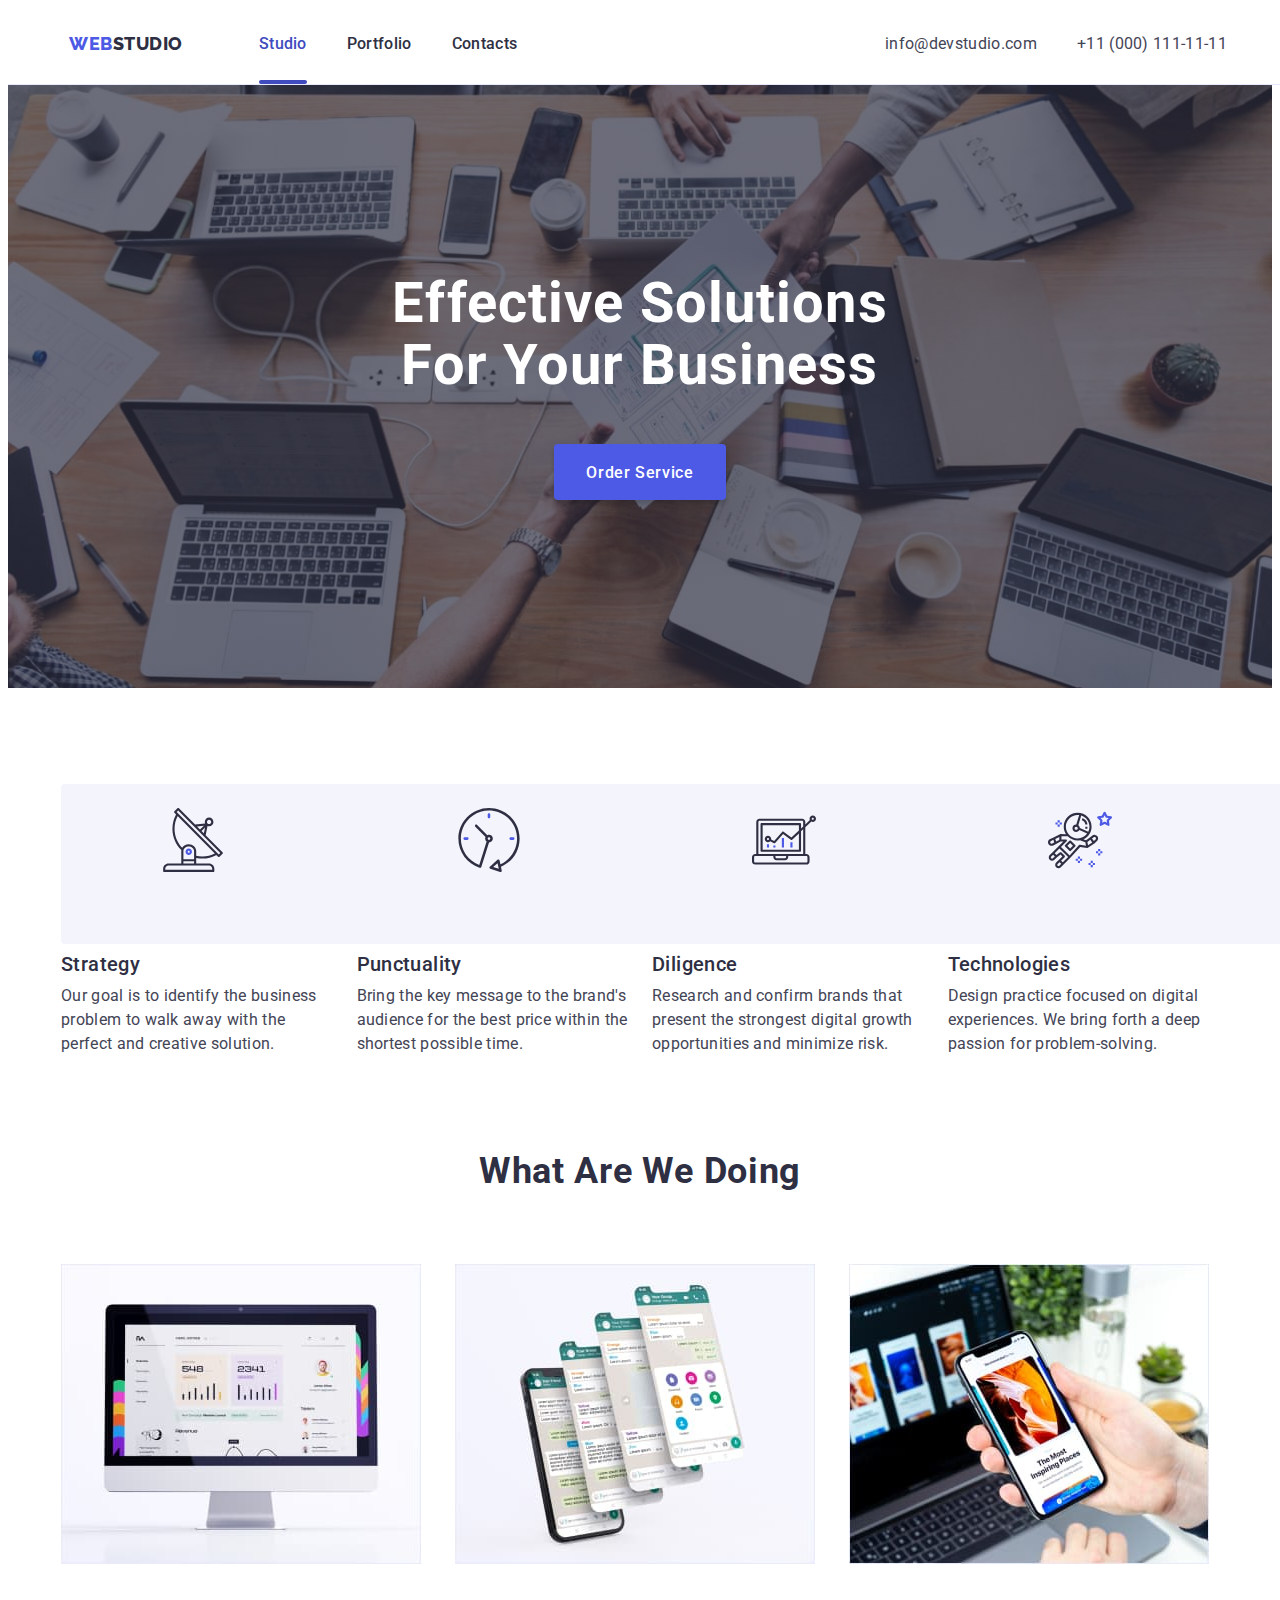
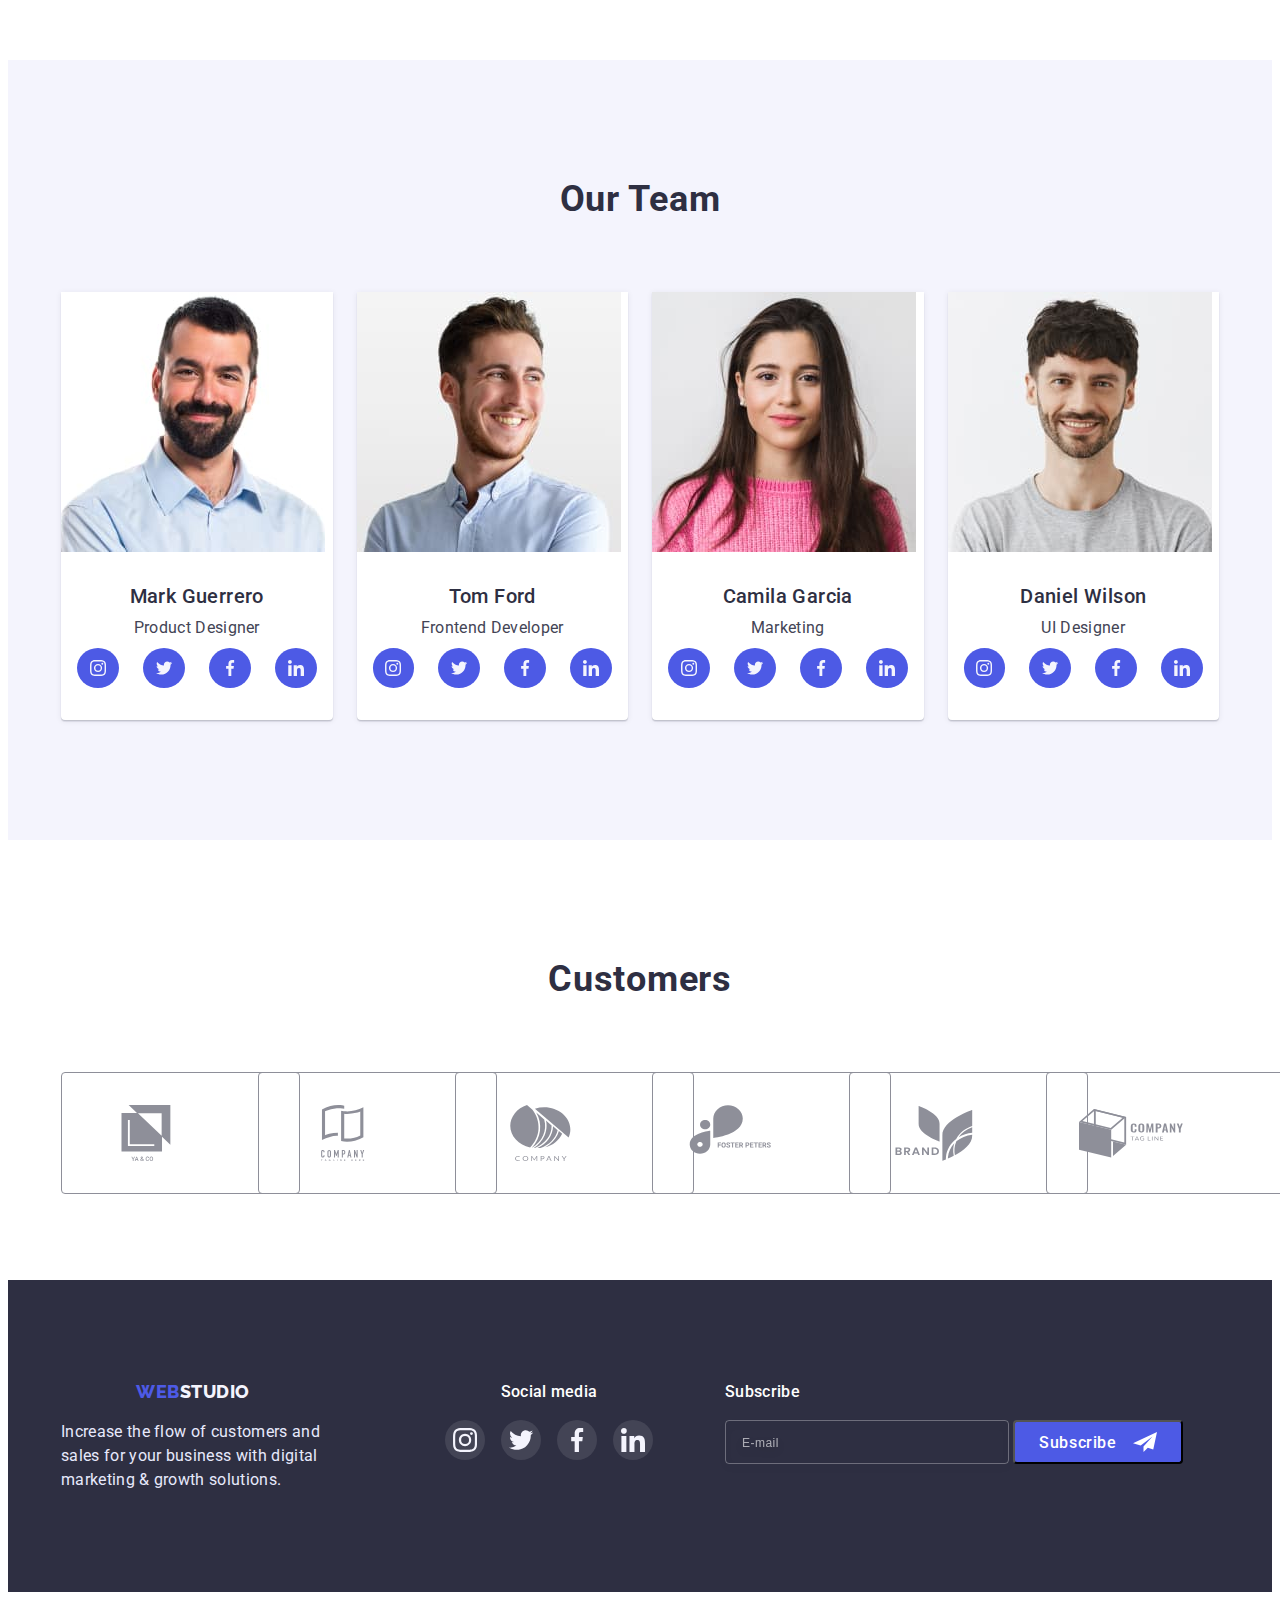
<file: index.html>
<!DOCTYPE html>
<html lang="en">
  <head>
    <meta charset="UTF-8" />
    <meta http-equiv="X-UA-Compatible" content="IE=edge" />
    <meta name="viewport" content="width=device-width, initial-scale=1.0" />
    <link rel="preconnect" href="https://fonts.googleapis.com" />
    <link rel="preconnect" href="https://fonts.gstatic.com" crossorigin />
    <link
      href="https://fonts.googleapis.com/css2?family=Raleway:wght@800&family=Roboto:wght@400;500;700;900&display=swap"
      rel="stylesheet"
    />
    <title>Web Studio</title>
    <link
      rel="stylesheet"
      href="https://cdnjs.cloudflare.com/ajax/libs/modern-normalize/1.1.0/modern-normalize.min.css"
      integrity="sha512-wpPYUAdjBVSE4KJnH1VR1HeZfpl1ub8YT/NKx4PuQ5NmX2tKuGu6U/JRp5y+Y8XG2tV+wKQpNHVUX03MfMFn9Q=="
      crossorigin="anonymous"
      referrerpolicy="no-referrer"
    />
    <link rel="stylesheet" href="./css/styles.css" />
    <link rel="stylesheet" href="./css/mobile.css" />
    <link rel="stylesheet" href="./css/tablet.css" />
    <link rel="stylesheet" href="./css/desctop.css" />
  </head>
  <body>
    <header class="header">
      <div class="container header-container">
        <nav class="navigation">
          <a class="navigation-logo logo link" href="./index.html">
            <span class="logo-part">Web</span>Studio</a
          >
          <ul class="navigation-list list">
            <li class="item">
              <a class="navigation-link current link" href="./index.html"
                >Studio</a
              >
            </li>
            <li class="item">
              <a class="navigation-link link" href="./portfolio.html"
                >Portfolio</a
              >
            </li>
            <li class="item">
              <a class="navigation-link link" href="#">Contacts</a>
            </li>
          </ul>
        </nav>
        <div class="contacts-list-wrap">
          <ul class="contacts-list list">
            <li class="item">
              <a class="contacts-link link" href="mailto:info@devstudio.com"
                >info@devstudio.com</a
              >
            </li>
            <li class="item">
              <a class="contacts-link link" href="tel:+110001111111"
                >+11 (000) 111-11-11</a
              >
            </li>
          </ul>
        </div>
        <button type="button" class="mobile-menu-button" data-menu-open>
          <svg class="mobile-menu-burger-icon" width="32" height="22">
            <use href="./images/icons.svg#icon-burger"></use>
          </svg>
        </button>
      </div>
      <div class="mobile-menu is-hidden" data-menu>
        <div class="mobile-menu-container container">
          <div class="navigation-wrap">
            <button
              class="mobile-menu-close-btn modal-close-btn"
              type="button"
              data-menu-close
            >
              <svg class="modal-close-icon" width="8" height="8">
                <use href="./images/icons.svg#icon-close"></use>
              </svg>
            </button>
            <ul class="mobile-menu-navigation-list list">
              <li class="mobile-navigation-item">
                <a
                  class="mobile-navigation-link current link"
                  href="./index.html"
                  >Studio</a
                >
              </li>
              <li class="mobile-navigation-item">
                <a class="mobile-navigation-link link" href="./portfolio.html"
                  >Portfolio</a
                >
              </li>
              <li class="mobile-navigation-item">
                <a class="mobile-navigation-link link" href="#">Contacts</a>
              </li>
            </ul>
          </div>
          <div class="contacts-wrap">
            <ul class="mobile-menu-contacts-list list">
              <li class="mobile-contact-item">
                <a
                  class="mobile-contacts-link tel link"
                  href="tel:+110001111111"
                  >+11 (000) 111-11-11</a
                >
              </li>
              <li class="mobile-contact-item">
                <a
                  class="mobile-contacts-link mail link"
                  href="mailto:info@devstudio.com"
                  >info@devstudio.com</a
                >
              </li>
            </ul>

            <ul class="mobile-menu-soc-list list">
              <li class="mobile-soc-item">
                <a class="mobile-soc-link link" aria-label="instagram" href="">
                  <svg class="mobile-soc-icon" width="24" height="24">
                    <use href="./images/icons.svg#icon-instagram"></use>
                  </svg>
                </a>
              </li>
              <li class="mobile-soc-item">
                <a class="mobile-soc-link link" aria-label="twitter" href="">
                  <svg class="mobile-soc-icon" width="24" height="24">
                    <use href="./images/icons.svg#icon-twitter"></use>
                  </svg>
                </a>
              </li>
              <li class="mobile-soc-item">
                <a class="mobile-soc-link link" aria-label="facebook" href="">
                  <svg class="mobile-soc-icon" width="24" height="24">
                    <use href="./images/icons.svg#icon-facebook"></use>
                  </svg>
                </a>
              </li>
              <li class="mobile-soc-item">
                <a class="mobile-soc-link link" aria-label="linkedin" href="">
                  <svg class="mobile-soc-icon" width="24" height="24">
                    <use href="./images/icons.svg#icon-linkedin"></use>
                  </svg>
                </a>
              </li>
            </ul>
          </div>
        </div>
      </div>
    </header>
    <main>
      <section class="hero section">
        <div class="container">
          <h1 class="hero-title title">
            Effective Solutions for Your Business
          </h1>
          <button class="hero-btn btn" type="button" data-modal-open>
            Order Service
          </button>
        </div>
      </section>
      <section class="preferences section">
        <div class="container">
          <h2 class="preferences-title title visually-hidden">
            Our advantages
          </h2>
          <ul class="preferences-list list">
            <li class="preferences-item">
              <div class="preferences-wrap">
                <svg class="preferences-icon" width="64" height="64">
                  <use href="./images/icons.svg#icon-antena"></use>
                </svg>
              </div>
              <h3 class="preferences-subtitle subtitle">Strategy</h3>
              <p class="preferences-text text">
                Our goal is to identify the business problem to walk away with
                the perfect and creative solution.
              </p>
            </li>
            <li class="preferences-item">
              <div class="preferences-wrap">
                <svg class="preferences-icon" width="64" height="64">
                  <use href="./images/icons.svg#icon-clock"></use>
                </svg>
              </div>
              <h3 class="preferences-subtitle subtitle">Punctuality</h3>
              <p class="preferences-text text">
                Bring the key message to the brand's audience for the best price
                within the shortest possible time.
              </p>
            </li>
            <li class="preferences-item">
              <div class="preferences-wrap">
                <svg class="preferences-icon" width="64" height="64">
                  <use href="./images/icons.svg#icon-diagram"></use>
                </svg>
              </div>
              <h3 class="preferences-subtitle subtitle">Diligence</h3>
              <p class="preferences-text text">
                Research and confirm brands that present the strongest digital
                growth opportunities and minimize risk.
              </p>
            </li>
            <li class="preferences-item">
              <div class="preferences-wrap">
                <svg class="preferences-icon" width="64" height="64">
                  <use href="./images/icons.svg#icon-astronaut"></use>
                </svg>
              </div>
              <h3 class="preferences-subtitle subtitle">Technologies</h3>
              <p class="preferences-text text">
                Design practice focused on digital experiences. We bring forth a
                deep passion for problem-solving.
              </p>
            </li>
          </ul>
        </div>
      </section>
      <section class="work section">
        <div class="container">
          <h2 class="work-title title">What are we doing</h2>
          <ul class="work-list list">
            <li class="item">
              <img
                src="./images/img-1-desctop.jpg"
                srcset="./images/img-1-desctop@2x.jpg 2x"
                alt="monitor"
                width="360"
                height="300"
              />
            </li>
            <li class="item">
              <img
                src="./images/img-2-desctop.jpg"
                srcset="./images/img-2-desctop@2x.jpg 2x"
                alt="application"
                width="360"
                height="300"
              />
            </li>
            <li class="item">
              <img
                src="./images/img-3-desctop.jpg"
                srcset="./images/img-3-desctop@2x.jpg 2x"
                alt="mobile"
                width="360"
                height="290"
              />
            </li>
          </ul>
        </div>
      </section>
      <section class="team section">
        <div class="container">
          <h2 class="team-title title">Our Team</h2>
          <ul class="team-list list">
            <li class="item">
              <img
                src="./images/img-mark-guerrero.jpg"
                srcset="./images/img-mark-guerrero@2x.jpg 2x"
                alt="Mark Guerrero"
                width="264"
                height="260"
              />
              <div class="card-wrap">
                <h3 class="team-name subtitle">Mark Guerrero</h3>
                <p class="team-position text">Product Designer</p>
                <ul class="team-soc-list list">
                  <li class="team-soc-item">
                    <a
                      class="team-soc-link link"
                      aria-label="instagram"
                      href=""
                    >
                      <svg class="team-soc-icon" width="16" height="16">
                        <use href="./images/icons.svg#icon-instagram"></use>
                      </svg>
                    </a>
                  </li>
                  <li class="team-soc-item">
                    <a class="team-soc-link link" aria-label="twitter" href="">
                      <svg class="team-soc-icon" width="16" height="16">
                        <use href="./images/icons.svg#icon-twitter"></use>
                      </svg>
                    </a>
                  </li>
                  <li class="team-soc-item">
                    <a class="team-soc-link link" aria-label="facebook" href="">
                      <svg class="team-soc-icon" width="16" height="16">
                        <use href="./images/icons.svg#icon-facebook"></use>
                      </svg>
                    </a>
                  </li>
                  <li class="team-soc-item">
                    <a class="team-soc-link link" aria-label="linkedin" href="">
                      <svg class="team-soc-icon" width="16" height="16">
                        <use href="./images/icons.svg#icon-linkedin"></use>
                      </svg>
                    </a>
                  </li>
                </ul>
              </div>
            </li>
            <li class="item">
              <img
                src="./images/img-tom-ford.jpg"
                srcset="./images/img-tom-ford@2x.jpg 2x"
                alt="Tom Ford"
                width="264"
                height="260"
              />
              <div class="card-wrap">
                <h3 class="team-name subtitle">Tom Ford</h3>
                <p class="team-position text">Frontend Developer</p>
                <ul class="team-soc-list list">
                  <li class="team-soc-item">
                    <a
                      class="team-soc-link link"
                      aria-label="instagram"
                      href=""
                    >
                      <svg class="team-soc-icon" width="16" height="16">
                        <use href="./images/icons.svg#icon-instagram"></use>
                      </svg>
                    </a>
                  </li>
                  <li class="team-soc-item">
                    <a class="team-soc-link link" aria-label="twitter" href="">
                      <svg class="team-soc-icon" width="16" height="16">
                        <use href="./images/icons.svg#icon-twitter"></use>
                      </svg>
                    </a>
                  </li>
                  <li class="team-soc-item">
                    <a class="team-soc-link link" aria-label="facebook" href="">
                      <svg class="team-soc-icon" width="16" height="16">
                        <use href="./images/icons.svg#icon-facebook"></use>
                      </svg>
                    </a>
                  </li>
                  <li class="team-soc-item">
                    <a class="team-soc-link link" aria-label="linkedin" href="">
                      <svg class="team-soc-icon" width="16" height="16">
                        <use href="./images/icons.svg#icon-linkedin"></use>
                      </svg>
                    </a>
                  </li>
                </ul>
              </div>
            </li>
            <li class="item">
              <img
                src="./images/img-camila-garcia.jpg"
                srcset="./images/img-camila-garcia@2x.jpg 2x"
                alt="Camila Garcia"
                width="264"
                height="260"
              />
              <div class="card-wrap">
                <h3 class="team-name subtitle">Camila Garcia</h3>
                <p class="team-position text">Marketing</p>
                <ul class="team-soc-list list">
                  <li class="team-soc-item">
                    <a
                      class="team-soc-link link"
                      aria-label="instagram"
                      href=""
                    >
                      <svg class="team-soc-icon" width="16" height="16">
                        <use href="./images/icons.svg#icon-instagram"></use>
                      </svg>
                    </a>
                  </li>
                  <li class="team-soc-item">
                    <a class="team-soc-link link" aria-label="twitter" href="">
                      <svg class="team-soc-icon" width="16" height="16">
                        <use href="./images/icons.svg#icon-twitter"></use>
                      </svg>
                    </a>
                  </li>
                  <li class="team-soc-item">
                    <a class="team-soc-link link" aria-label="facebook" href="">
                      <svg class="team-soc-icon" width="16" height="16">
                        <use href="./images/icons.svg#icon-facebook"></use>
                      </svg>
                    </a>
                  </li>
                  <li class="team-soc-item">
                    <a class="team-soc-link link" aria-label="linkedin" href="">
                      <svg class="team-soc-icon" width="16" height="16">
                        <use href="./images/icons.svg#icon-linkedin"></use>
                      </svg>
                    </a>
                  </li>
                </ul>
              </div>
            </li>
            <li class="item">
              <img
                src="./images/img-daniel-wilson.jpg"
                srcset="./images/img-daniel-wilson@2x.jpg 2x"
                alt="Daniel Wilson"
                width="264"
                height="260"
              />
              <div class="card-wrap">
                <h3 class="team-name subtitle">Daniel Wilson</h3>
                <p class="team-position text">UI Designer</p>
                <ul class="team-soc-list list">
                  <li class="team-soc-item">
                    <a
                      class="team-soc-link link"
                      aria-label="instagram"
                      href=""
                    >
                      <svg class="team-soc-icon" width="16" height="16">
                        <use href="./images/icons.svg#icon-instagram"></use>
                      </svg>
                    </a>
                  </li>
                  <li class="team-soc-item">
                    <a class="team-soc-link link" aria-label="twitter" href="">
                      <svg class="team-soc-icon" width="16" height="16">
                        <use href="./images/icons.svg#icon-twitter"></use>
                      </svg>
                    </a>
                  </li>
                  <li class="team-soc-item">
                    <a class="team-soc-link link" aria-label="facebook" href="">
                      <svg class="team-soc-icon" width="16" height="16">
                        <use href="./images/icons.svg#icon-facebook"></use>
                      </svg>
                    </a>
                  </li>
                  <li class="team-soc-item">
                    <a class="team-soc-link link" aria-label="linkedin" href="">
                      <svg class="team-soc-icon" width="16" height="16">
                        <use href="./images/icons.svg#icon-linkedin"></use>
                      </svg>
                    </a>
                  </li>
                </ul>
              </div>
            </li>
          </ul>
        </div>
      </section>
      <section class="customers section">
        <div class="container">
          <h2 class="customers-title title">Customers</h2>
          <ul class="customers-list list">
            <li class="customers-item">
              <a class="customers-link link" href="">
                <svg class="customers-icon" width="104" height="56">
                  <use href="./images/icons.svg#icon-ya-co"></use>
                </svg>
              </a>
            </li>
            <li class="customers-item">
              <a class="customers-link link" href="">
                <svg class="customers-icon" width="104" height="56">
                  <use href="./images/icons.svg#icon-tagline-here"></use>
                </svg>
              </a>
            </li>
            <li class="customers-item">
              <a class="customers-link link" href="">
                <svg class="customers-icon" width="104" height="56">
                  <use href="./images/icons.svg#icon-company"></use>
                </svg>
              </a>
            </li>
            <li class="customers-item">
              <a class="customers-link link" href="">
                <svg class="customers-icon" width="104" height="56">
                  <use href="./images/icons.svg#icon-foster-peters"></use>
                </svg>
              </a>
            </li>
            <li class="customers-item">
              <a class="customers-link link" href="">
                <svg class="customers-icon" width="104" height="56">
                  <use href="./images/icons.svg#icon-brand"></use>
                </svg>
              </a>
            </li>
            <li class="customers-item">
              <a class="customers-link link" href="">
                <svg class="customers-icon" width="104" height="56">
                  <use href="./images/icons.svg#icon-tag-line"></use>
                </svg>
              </a>
            </li>
          </ul>
        </div>
      </section>
    </main>
    <button class="button-scroll scroll-hidden" aria-lable="scroll button">
    <svg class="button-scroll__icon">
        <use href="./images/icons.svg#icon-scroll-up"></use>
    </svg>
</button>
    <footer class="footer section">
      <div class="container footer-wrap">
        <div class="footer-logo-media-wrap">
          <div class="footer-logo-wrap">
            <a class="footer-logo logo link" href="./index.html">
              <span class="logo-part">Web</span>Studio</a
            >
            <p class="footer-text">
              Increase the flow of customers and sales for your business with
              digital marketing & growth solutions.
            </p>
          </div>
          <div class="footer-media-wrap">
            <h2 class="foter-subtitle subtitle">Social media</h2>
            <ul class="footer-media-list list">
              <li class="footer-media-item">
                <a href="" class="footer-media-link link">
                  <svg class="footer-media-icon" width="24" height="24">
                    <use href="./images/icons.svg#icon-instagram"></use>
                  </svg>
                </a>
              </li>
              <li class="footer-media-item">
                <a href="" class="footer-media-link link">
                  <svg class="footer-media-icon" width="24" height="24">
                    <use href="./images/icons.svg#icon-twitter"></use>
                  </svg>
                </a>
              </li>
              <li class="footer-media-item">
                <a href="" class="footer-media-link link">
                  <svg class="footer-media-icon" width="24" height="24">
                    <use href="./images/icons.svg#icon-facebook"></use>
                  </svg>
                </a>
              </li>
              <li class="footer-media-item">
                <a href="" class="footer-media-link link">
                  <svg class="footer-media-icon" width="24" height="24">
                    <use href="./images/icons.svg#icon-linkedin"></use>
                  </svg>
                </a>
              </li>
            </ul>
          </div>
        </div>
        <form class="footer-form">
          <h2 class="footer-form-subtitle subtitle">Subscribe</h2>
          <span class="footer-form-wrapper">
            <label class="footer-field">
              <input
                type="email"
                name="user-amail"
                class="footer-input"
                placeholder="E-mail"
                required
              />
            </label>
            <button type="submit" class="footer-subscribe-btn btn">
              Subscribe
              <svg class="footer-form-icon" width="24" height="24">
                <use href="./images/icons.svg#icon-subscribe"></use>
              </svg>
            </button>
          </span>
        </form>
      </div>
    </footer>
    <div class="backdrop is-hidden" data-modal>
      <div class="modal">
        <button type="button" class="modal-close-btn btn" data-modal-close>
          <svg class="modal-close-icon" width="8" height="8">
            <use href="./images/icons.svg#icon-close"></use>
          </svg>
        </button>
        <b class="form-text">Leave your contacts and we will call you back</b>
        <form class="modal-form">
          <label class="form-field">
            <span class="input-descrip">Name</span>
            <span class="form-input-wrapper">
              <input
                type="text"
                name="user-name"
                class="form-input"
                required
                minlength="2"
              />
              <svg class="form-icon" width="18" height="18">
                <use href="./images/icons.svg#icon-person"></use>
              </svg>
            </span>
          </label>
          <label class="form-field">
            <span class="input-descrip">Phone</span>
            <span class="form-input-wrapper">
              <input type="tel" name="user-phone" class="form-input" required />
              <svg class="form-icon" width="18" height="24">
                <use href="./images/icons.svg#icon-phone"></use>
              </svg>
            </span>
          </label>
          <label class="form-field">
            <span class="input-descrip">Email</span>
            <span class="form-input-wrapper">
              <input type="email" name="user-email" class="form-input" />
              <svg class="form-icon" width="18" height="24">
                <use href="./images/icons.svg#icon-email"></use>
              </svg>
            </span>
          </label>
          <label class="form-field">
            <span class="input-descrip">Comment</span>
            <textarea
              name="user-comment"
              class="form-input comment"
              placeholder="Text input"
            ></textarea>
          </label>
          <input
            id="user-policy"
            type="checkbox"
            name="user-policy"
            value="true"
            class="form-check visually-hidden"
          />
          <label for="user-policy" class="form-check-descrip">
            <span>
              <svg class="check-icon" width="10" height="8">
                <use href="./images/icons.svg#icon-check"></use>
              </svg>
            </span>
            I accept the terms and conditions of the&nbsp;
            <a href="">Privacy Policy</a>
          </label>
          <button type="submit" class="modal-submit-btn btn">Send</button>
        </form>
      </div>
    </div>

    <script src="./modal.js"></script>
    <script src="./mobile-menu.js"></script>
    <script src="./scroll.js"></script>

  </body>
</html>
</file>
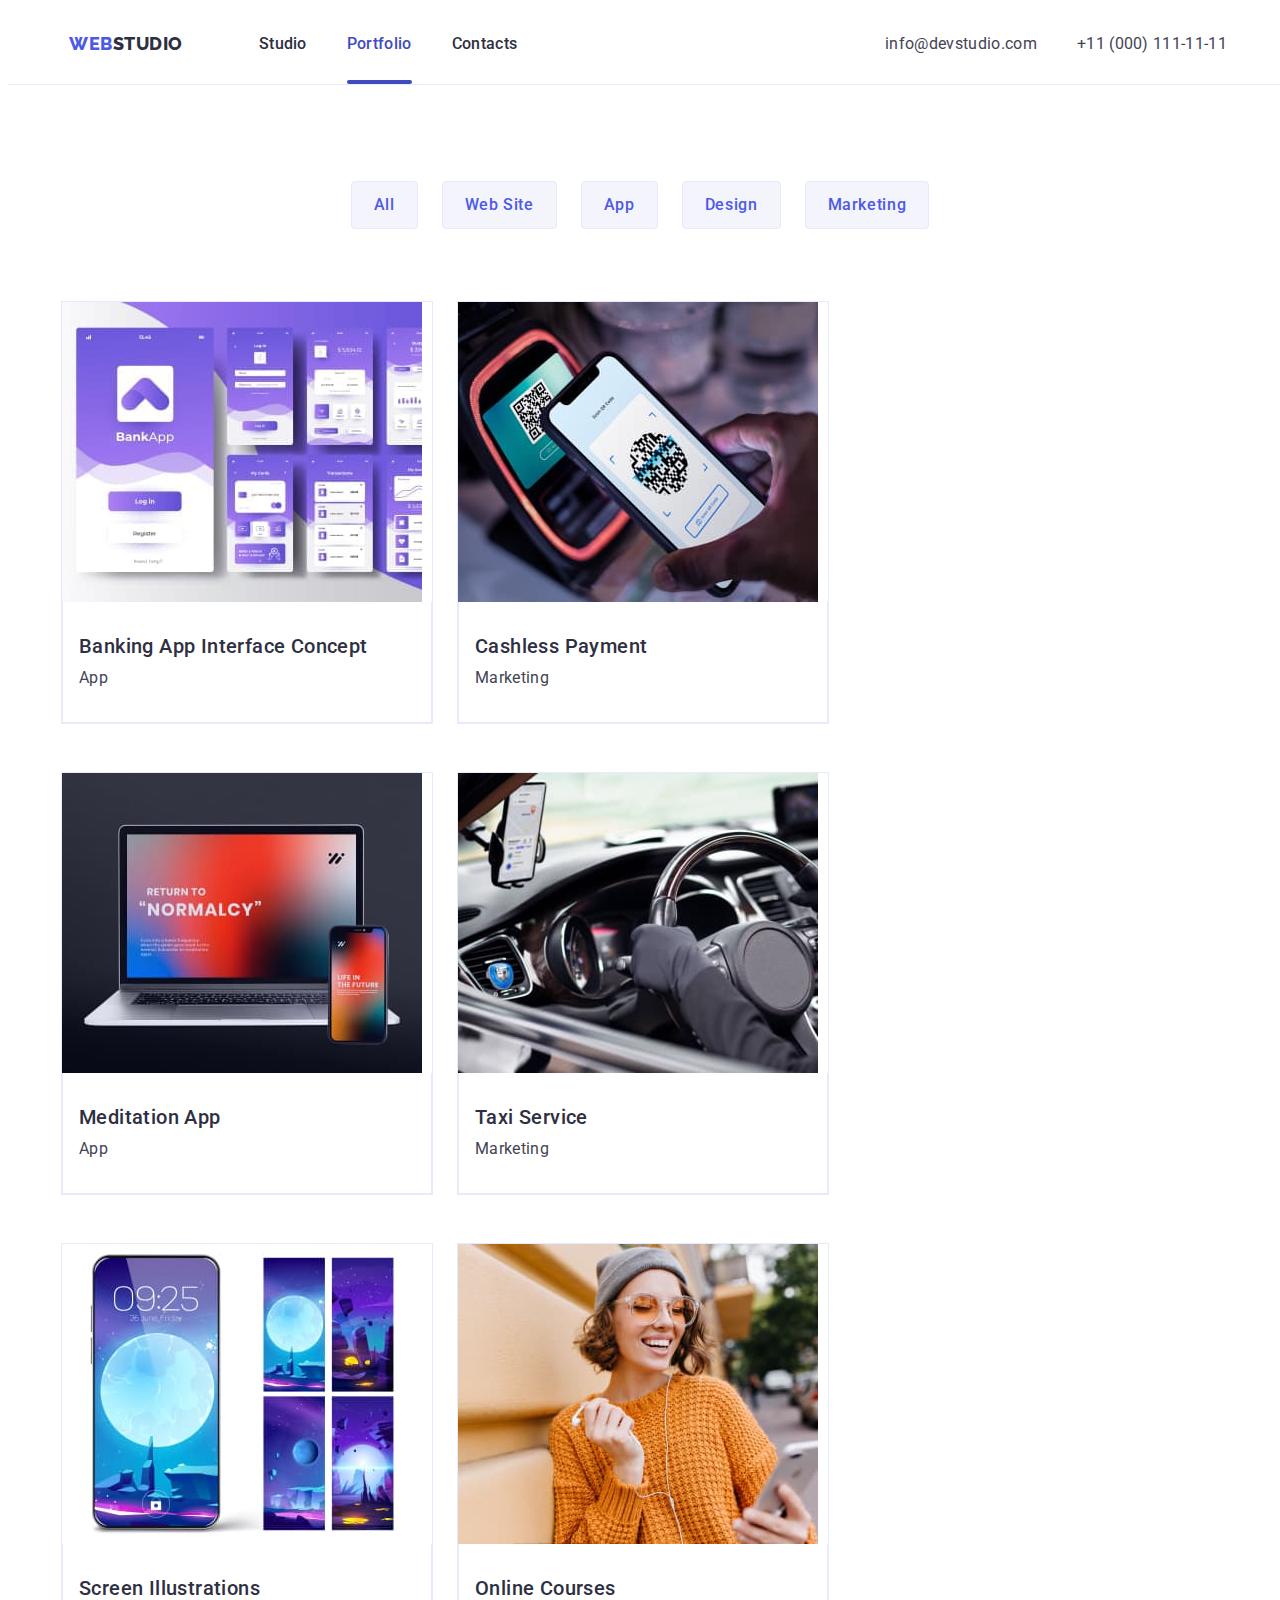
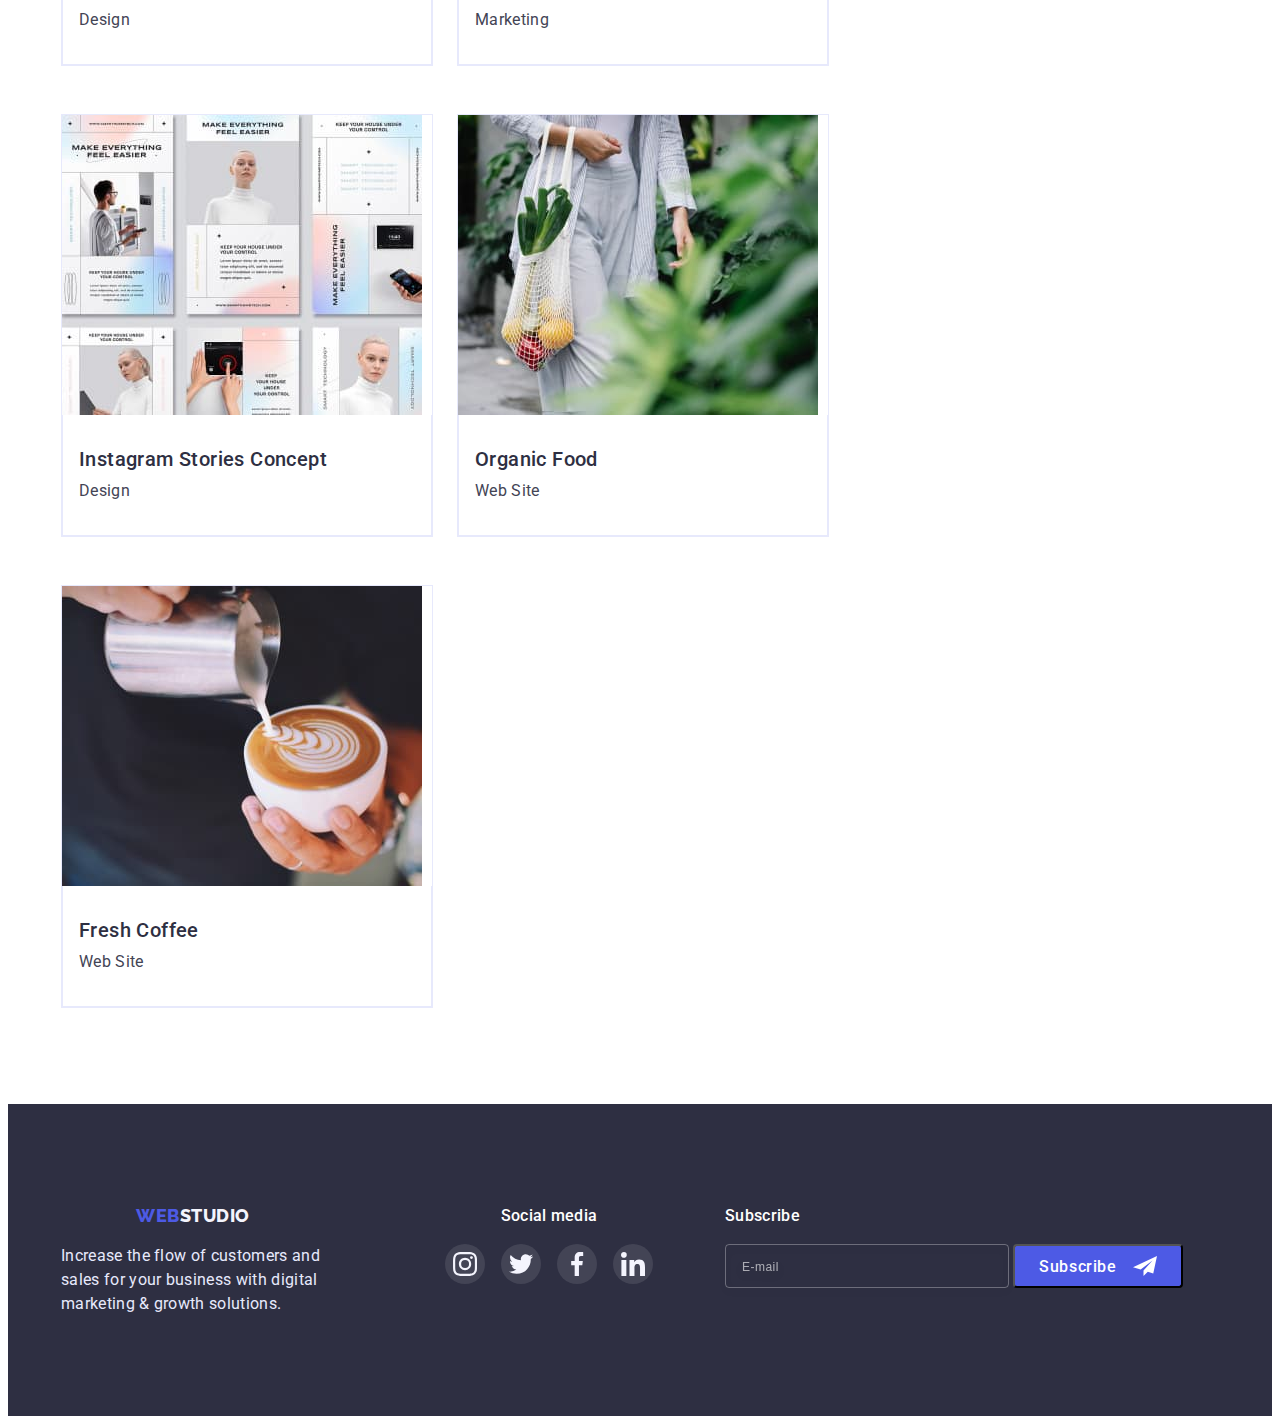
<file: portfolio.html>
<!DOCTYPE html>
<html lang="en">
  <head>
    <meta charset="UTF-8" />
    <meta http-equiv="X-UA-Compatible" content="IE=edge" />
    <meta name="viewport" content="width=device-width, initial-scale=1.0" />
    <link rel="preconnect" href="https://fonts.googleapis.com" />
    <link rel="preconnect" href="https://fonts.gstatic.com" crossorigin />
    <link
      href="https://fonts.googleapis.com/css2?family=Raleway:wght@800&family=Roboto:wght@400;500;700;900&display=swap"
      rel="stylesheet"
    />
    <title>Web Studio</title>
    <link
      rel="stylesheet"
      href="https://cdnjs.cloudflare.com/ajax/libs/modern-normalize/1.1.0/modern-normalize.min.css"
      integrity="sha512-wpPYUAdjBVSE4KJnH1VR1HeZfpl1ub8YT/NKx4PuQ5NmX2tKuGu6U/JRp5y+Y8XG2tV+wKQpNHVUX03MfMFn9Q=="
      crossorigin="anonymous"
      referrerpolicy="no-referrer"
    />
    <link rel="stylesheet" href="./css/styles.css" />
    <link rel="stylesheet" href="./css/mobile.css" />
    <link rel="stylesheet" href="./css/tablet.css" />
    <link rel="stylesheet" href="./css/desctop.css" />
  </head>
  <body>
    <header class="header">
      <div class="container header-container">
        <nav class="navigation">
          <a class="navigation-logo logo link" href="./index.html">
            <span class="logo-part">Web</span>Studio</a
          >
          <ul class="navigation-list list">
            <li class="item">
              <a class="navigation-link link" href="./index.html">Studio</a>
            </li>
            <li class="item">
              <a class="navigation-link current link" href="./portfolio.html"
                >Portfolio</a
              >
            </li>
            <li class="item">
              <a class="navigation-link link" href="#">Contacts</a>
            </li>
          </ul>
        </nav>
        <div class="contacts-list-wrap">
          <ul class="contacts-list list">
            <li class="item">
              <a class="contacts-link link" href="mailto:info@devstudio.com"
                >info@devstudio.com</a
              >
            </li>
            <li class="item">
              <a class="contacts-link link" href="tel:+110001111111"
                >+11 (000) 111-11-11</a
              >
            </li>
          </ul>
        </div>
        <button type="button" class="mobile-menu-button" data-menu-open>
          <svg class="mobile-menu-burger-icon" width="32" height="22">
            <use href="./images/icons.svg#icon-burger"></use>
          </svg>
        </button>
      </div>
      <div class="mobile-menu is-hidden" data-menu>
        <div class="mobile-menu-container container">
          <div class="navigation-wrap">
            <button
              class="mobile-menu-close-btn modal-close-btn"
              type="button"
              data-menu-close
            >
              <svg class="modal-close-icon" width="8" height="8">
                <use href="./images/icons.svg#icon-close"></use>
              </svg>
            </button>
            <ul class="mobile-menu-navigation-list list">
              <li class="mobile-navigation-item">
                <a class="mobile-navigation-link link" href="./index.html"
                  >Studio</a
                >
              </li>
              <li class="mobile-navigation-item">
                <a
                  class="mobile-navigation-link current link"
                  href="./portfolio.html"
                  >Portfolio</a
                >
              </li>
              <li class="mobile-navigation-item">
                <a class="mobile-navigation-link link" href="#">Contacts</a>
              </li>
            </ul>
          </div>
          <div class="contacts-wrap">
            <ul class="mobile-menu-contacts-list list">
              <li class="mobile-contact-item">
                <a
                  class="mobile-contacts-link tel link"
                  href="tel:+110001111111"
                  >+11 (000) 111-11-11</a
                >
              </li>
              <li class="mobile-contact-item">
                <a
                  class="mobile-contacts-link mail link"
                  href="mailto:info@devstudio.com"
                  >info@devstudio.com</a
                >
              </li>
            </ul>

            <ul class="mobile-menu-soc-list list">
              <li class="mobile-soc-item">
                <a class="mobile-soc-link link" aria-label="instagram" href="">
                  <svg class="mobile-soc-icon" width="24" height="24">
                    <use href="./images/icons.svg#icon-instagram"></use>
                  </svg>
                </a>
              </li>
              <li class="mobile-soc-item">
                <a class="mobile-soc-link link" aria-label="twitter" href="">
                  <svg class="mobile-soc-icon" width="24" height="24">
                    <use href="./images/icons.svg#icon-twitter"></use>
                  </svg>
                </a>
              </li>
              <li class="mobile-soc-item">
                <a class="mobile-soc-link link" aria-label="facebook" href="">
                  <svg class="mobile-soc-icon" width="24" height="24">
                    <use href="./images/icons.svg#icon-facebook"></use>
                  </svg>
                </a>
              </li>
              <li class="mobile-soc-item">
                <a class="mobile-soc-link link" aria-label="linkedin" href="">
                  <svg class="mobile-soc-icon" width="24" height="24">
                    <use href="./images/icons.svg#icon-linkedin"></use>
                  </svg>
                </a>
              </li>
            </ul>
          </div>
        </div>
      </div>
    </header>
    <main>
      <section class="portfolio section">
        <div class="container">
          <h1 class="portfolio-title title visually-hidden">Portfolio</h1>
          <ul class="filter-list list">
            <li class="item"><button class="btn" type="button">All</button></li>
            <li class="item">
              <button class="btn" type="button">Web Site</button>
            </li>
            <li class="item"><button class="btn" type="button">App</button></li>
            <li class="item">
              <button class="btn" type="button">Design</button>
            </li>
            <li class="item">
              <button class="btn" type="button">Marketing</button>
            </li>
          </ul>
          <ul class="portfolio-list list">
            <li class="item">
              <a class="portfolio-link link" href="#">
                <div class="portfolio-img-wrapper">
                  <picture>
                    <source
                      media="(min-width: 1200px)"
                      srcset="
                        ./images/img-banking-desctop.jpg    1x,
                        ./images/img-banking-desktop@2x.jpg 2x
                      "
                    />
                    <source
                      media="(min-width: 768px )"
                      srcset="
                        ./images/img-banking-tablet.jpg    1x,
                        ./images/img-banking-tablet@2x.jpg 2x
                      "
                    />
                    <source
                      media="(max-width: 767.98px)"
                      srcset="
                        ./images/img-banking-mobile.webp    1x,
                        ./images/img-banking-mobile@2x.webp 2x
                      "
                      type="image/webp"
                    />
                    <source
                      media="(max-width: 767.98px)"
                      srcset="
                        ./images/img-banking-mobile.jpg    1x,
                        ./images/img-banking-mobile@2x.jpg 2x
                      "
                    />
                    <img
                      src="./images/img-banking-desctop.jpg"
                      alt="Banking App Interface Concept"
                    />
                  </picture>
                  <p class="portfolio-ovrerlay">
                    14 Stylish and User-Friendly App Design Concepts · Task
                    Manager App · Calorie Tracker App · Exotic Fruit Ecommerce
                    App · Cloud Storage App
                  </p>
                </div>
                <div class="text-wrap">
                  <h2 class="portfolio-subtitle subtitle">
                    Banking App Interface Concept
                  </h2>
                  <p class="portfolio-type text">App</p>
                </div>
              </a>
            </li>
            <li class="item">
              <a class="portfolio-link link" href="#">
                <div class="portfolio-img-wrapper">
                  <picture>
                    <source
                      media="(min-width: 1200px)"
                      srcset="
                        ./images/img-cashless-desctop.jpg    1x,
                        ./images/img-cashless-desctop@2x.jpg 2x
                      "
                    />
                    <source
                      media="(min-width: 768px )"
                      srcset="
                        ./images/img-cashless-tablet.jpg    1x,
                        ./images/img-cashless-tablet@2x.jpg 2x
                      "
                    />
                    <source
                      media="(max-width: 767.98px)"
                      srcset="
                        ./images/img-cashless-mobile.jpg    1x,
                        ./images/img-cashless-mobile@2x.jpg 2x
                      "
                    />
                    <img
                      src="./images/img-cashless-desctop.jpg"
                      alt="Cashless Payment"
                    />
                  </picture>
                  <p class="portfolio-ovrerlay">
                    14 Stylish and User-Friendly App Design Concepts · Task
                    Manager App · Calorie Tracker App · Exotic Fruit Ecommerce
                    App · Cloud Storage App
                  </p>
                </div>
                <div class="text-wrap">
                  <h2 class="portfolio-subtitle subtitle">Cashless Payment</h2>
                  <p class="portfolio-type text">Marketing</p>
                </div>
              </a>
            </li>
            <li class="item">
              <a class="portfolio-link link" href="#">
                <div class="portfolio-img-wrapper">
                  <picture>
                    <source
                      media="(min-width: 1200px)"
                      srcset="
                        ./images/img-meditation-desctop.jpg    1x,
                        ./images/img-meditation-desctop@2x.jpg 2x
                      "
                    />
                    <source
                      media="(min-width: 768px )"
                      srcset="
                        ./images/img-meditation-tablet.jpg    1x,
                        ./images/img-meditation-tablet@2x.jpg 2x
                      "
                    />
                    <source
                      media="(max-width: 767.98px)"
                      srcset="
                        ./images/img-meditation-mobile.jpg    1x,
                        ./images/img-meditation-mobile@2x.jpg 2x
                      "
                    />
                    <img
                      src="./images/img-meditation-desctop.jpg"
                      alt="Meditation App"
                    />
                  </picture>
                  <p class="portfolio-ovrerlay">
                    14 Stylish and User-Friendly App Design Concepts · Task
                    Manager App · Calorie Tracker App · Exotic Fruit Ecommerce
                    App · Cloud Storage App
                  </p>
                </div>
                <div class="text-wrap">
                  <h2 class="portfolio-subtitle subtitle">Meditation App</h2>
                  <p class="portfolio-type text">App</p>
                </div>
              </a>
            </li>
            <li class="item">
              <a class="portfolio-link link" href="#">
                <div class="portfolio-img-wrapper">
                  <picture>
                    <source
                      media="(min-width: 1200px)"
                      srcset="
                        ./images/img-taxi-desctop.jpg    1x,
                        ./images/img-taxi-desctop@2x.jpg 2x
                      "
                    />
                    <source
                      media="(min-width: 768px )"
                      srcset="
                        ./images/img-taxi-tablet.jpg    1x,
                        ./images/img-taxi-tablet@2x.jpg 2x
                      "
                    />
                    <source
                      media="(max-width: 767.98px)"
                      srcset="
                        ./images/img-taxi-mobile.jpg    1x,
                        ./images/img-taxi-mobile@2x.jpg 2x
                      "
                    />
                    <img
                      src="./images/img-taxi-desctop.jpg"
                      alt="Taxi Service"
                    />
                  </picture>
                  <p class="portfolio-ovrerlay">
                    14 Stylish and User-Friendly App Design Concepts · Task
                    Manager App · Calorie Tracker App · Exotic Fruit Ecommerce
                    App · Cloud Storage App
                  </p>
                </div>
                <div class="text-wrap">
                  <h2 class="portfolio-subtitle subtitle">Taxi Service</h2>
                  <p class="portfolio-type text">Marketing</p>
                </div>
              </a>
            </li>
            <li class="item">
              <a class="portfolio-link link" href="#">
                <div class="portfolio-img-wrapper">
                  <picture>
                    <source
                      media="(min-width: 1200px)"
                      srcset="
                        ./images/img-screen-desctop.jpg    1x,
                        ./images/img-screen-desctop@2x.jpg 2x
                      "
                    />
                    <source
                      media="(min-width: 768px )"
                      srcset="
                        ./images/img-screen-tablet.jpg    1x,
                        ./images/img-screen-tablet@2x.jpg 2x
                      "
                    />
                    <source
                      media="(max-width: 767.98px)"
                      srcset="
                        ./images/img-screen-mobile.jpg    1x,
                        ./images/img-screen-mobile@2x.jpg 2x
                      "
                    />
                    <img
                      src="./images/img-screen-desctop.jpg"
                      alt="Screen Illustrations"
                    />
                  </picture>
                  <p class="portfolio-ovrerlay">
                    14 Stylish and User-Friendly App Design Concepts · Task
                    Manager App · Calorie Tracker App · Exotic Fruit Ecommerce
                    App · Cloud Storage App
                  </p>
                </div>
                <div class="text-wrap">
                  <h2 class="portfolio-subtitle subtitle">
                    Screen Illustrations
                  </h2>
                  <p class="portfolio-type text">Design</p>
                </div>
              </a>
            </li>
            <li class="item">
              <a class="portfolio-link link" href="#">
                <div class="portfolio-img-wrapper">
                  <picture>
                    <source
                      media="(min-width: 1200px)"
                      srcset="
                        ./images/img-courses-desctop.jpg    1x,
                        ./images/img-courses-desctop@2x.jpg 2x
                      "
                    />
                    <source
                      media="(min-width: 768px )"
                      srcset="
                        ./images/img-courses-tablet.jpg    1x,
                        ./images/img-courses-tablet@2x.jpg 2x
                      "
                    />
                    <source
                      media="(max-width: 767.98px)"
                      srcset="
                        ./images/img-courses-mobile.jpg    1x,
                        ./images/img-courses-mobile@2x.jpg 2x
                      "
                    />
                    <img
                      src="./images/img-courses-desctop.jpg"
                      alt="Online Courses"
                    />
                  </picture>
                  <p class="portfolio-ovrerlay">
                    14 Stylish and User-Friendly App Design Concepts · Task
                    Manager App · Calorie Tracker App · Exotic Fruit Ecommerce
                    App · Cloud Storage App
                  </p>
                </div>
                <div class="text-wrap">
                  <h2 class="portfolio-subtitle subtitle">Online Courses</h2>
                  <p class="portfolio-type text">Marketing</p>
                </div>
              </a>
            </li>
            <li class="item">
              <a class="portfolio-link link" href="#">
                <div class="portfolio-img-wrapper">
                  <picture>
                    <source
                      media="(min-width: 1200px)"
                      srcset="
                        ./images/img-instagram-desctop.jpg    1x,
                        ./images/img-instagram-desctop@2x.jpg 2x
                      "
                    />
                    <source
                      media="(min-width: 768px )"
                      srcset="
                        ./images/img-instagram-tablet.jpg    1x,
                        ./images/img-instagram-tablet@2x.jpg 2x
                      "
                    />
                    <source
                      media="(max-width: 767.98px)"
                      srcset="
                        ./images/img-instagram-mobile.jpg    1x,
                        ./images/img-instagram-mobile@2x.jpg 2x
                      "
                    />
                    <img
                      src="./images/img-instagram-desctop.jpg"
                      alt="Instagram Stories Concept"
                    />
                  </picture>
                  <p class="portfolio-ovrerlay">
                    14 Stylish and User-Friendly App Design Concepts · Task
                    Manager App · Calorie Tracker App · Exotic Fruit Ecommerce
                    App · Cloud Storage App
                  </p>
                </div>
                <div class="text-wrap">
                  <h2 class="portfolio-subtitle subtitle">
                    Instagram Stories Concept
                  </h2>
                  <p class="portfolio-type text">Design</p>
                </div>
              </a>
            </li>
            <li class="item">
              <a class="portfolio-link link" href="#">
                <div class="portfolio-img-wrapper">
                  <picture>
                    <source
                      media="(min-width: 1200px)"
                      srcset="
                        ./images/img-food-desctop.jpg    1x,
                        ./images/img-food-desctop@2x.jpg 2x
                      "
                    />
                    <source
                      media="(min-width: 768px )"
                      srcset="
                        ./images/img-food-tablet.jpg    1x,
                        ./images/img-food-tablet@2x.jpg 2x
                      "
                    />
                    <source
                      media="(max-width: 767.98px)"
                      srcset="
                        ./images/img-food-mobile.jpg    1x,
                        ./images/img-food-mobile@2x.jpg 2x
                      "
                    />
                    <img
                      src="./images/img-food-desctop.jpg"
                      alt="Organic Food"
                    />
                  </picture>
                  <p class="portfolio-ovrerlay">
                    14 Stylish and User-Friendly App Design Concepts · Task
                    Manager App · Calorie Tracker App · Exotic Fruit Ecommerce
                    App · Cloud Storage App
                  </p>
                </div>
                <div class="text-wrap">
                  <h2 class="portfolio-subtitle subtitle">Organic Food</h2>
                  <p class="portfolio-type text">Web Site</p>
                </div>
              </a>
            </li>
            <li class="item">
              <a class="portfolio-link link" href="#">
                <div class="portfolio-img-wrapper">
                  <picture>
                    <source
                      media="(min-width: 1200px)"
                      srcset="
                        ./images/img-coffee-desctop.jpg    1x,
                        ./images/img-coffee-desctop@2x.jpg 2x
                      "
                    />
                    <source
                      media="(min-width: 768px )"
                      srcset="
                        ./images/img-coffee-tablet.jpg    1x,
                        ./images/img-coffee-tablet@2x.jpg 2x
                      "
                    />
                    <source
                      media="(max-width: 767.98px)"
                      srcset="
                        ./images/img-coffee-mobile.jpg    1x,
                        ./images/img-coffee-mobile@2x.jpg 2x
                      "
                    />
                    <img
                      src="./images/img-coffee-desctop.jpg"
                      alt="Fresh Coffee"
                    />
                  </picture>
                  <p class="portfolio-ovrerlay">
                    14 Stylish and User-Friendly App Design Concepts · Task
                    Manager App · Calorie Tracker App · Exotic Fruit Ecommerce
                    App · Cloud Storage App
                  </p>
                </div>
                <div class="text-wrap">
                  <h2 class="portfolio-subtitle subtitle">Fresh Coffee</h2>
                  <p class="portfolio-type text">Web Site</p>
                </div>
              </a>
            </li>
          </ul>
        </div>
      </section>
    </main>
    <button class="button-scroll scroll-hidden" aria-lable="scroll button">
      <svg class="button-scroll__icon">
        <use href="./images/icons.svg#icon-scroll-up"></use>
      </svg>
    </button>
    <footer class="footer section">
      <div class="container footer-wrap">
        <div class="footer-logo-media-wrap">
          <div class="footer-logo-wrap">
            <a class="footer-logo logo link" href="./index.html">
              <span class="logo-part">Web</span>Studio</a
            >
            <p class="footer-text">
              Increase the flow of customers and sales for your business with
              digital marketing & growth solutions.
            </p>
          </div>
          <div class="footer-media-wrap">
            <h2 class="foter-subtitle subtitle">Social media</h2>
            <ul class="footer-media-list list">
              <li class="footer-media-item">
                <a href="" class="footer-media-link link">
                  <svg class="footer-media-icon" width="24" height="24">
                    <use href="./images/icons.svg#icon-instagram"></use>
                  </svg>
                </a>
              </li>
              <li class="footer-media-item">
                <a href="" class="footer-media-link link">
                  <svg class="footer-media-icon" width="24" height="24">
                    <use href="./images/icons.svg#icon-twitter"></use>
                  </svg>
                </a>
              </li>
              <li class="footer-media-item">
                <a href="" class="footer-media-link link">
                  <svg class="footer-media-icon" width="24" height="24">
                    <use href="./images/icons.svg#icon-facebook"></use>
                  </svg>
                </a>
              </li>
              <li class="footer-media-item">
                <a href="" class="footer-media-link link">
                  <svg class="footer-media-icon" width="24" height="24">
                    <use href="./images/icons.svg#icon-linkedin"></use>
                  </svg>
                </a>
              </li>
            </ul>
          </div>
        </div>
        <form class="footer-form">
          <h2 class="footer-form-subtitle subtitle">Subscribe</h2>
          <span class="footer-form-wrapper">
            <label class="footer-field">
              <input
                type="email"
                name="user-amail"
                class="footer-input"
                placeholder="E-mail"
                required
              />
            </label>
            <button type="submit" class="footer-subscribe-btn btn">
              Subscribe
              <svg class="footer-form-icon" width="24" height="24">
                <use href="./images/icons.svg#icon-subscribe"></use>
              </svg>
            </button>
          </span>
        </form>
      </div>
    </footer>

    <script src="./mobile-menu.js"></script>
    <script src="./scroll.js"></script>
  </body>
</html>
</file>
<file: css/styles.css>
:root {
  --card-set-gap: 24px;
  --transition-duration-func: 250ms cubic-bezier(0.4, 0, 0.2, 1);

  --main-text-color: #2e2f42;
  --second-text-color: #434455;
  --hover-link-color: #404bbf;
  --logo-brand-color: #4d5ae5;
  --white-text-color: #ffffff;
  --footer-logo-color: #f4f4fd;
  --footer-text-color: #e7e9fc;
  --social-link-color: #f4f4fd;
  --customers-linc-color: #8e8f99;
  --modal-close-btn-icon-color: #000000;
  --form-check-descrip-color: #757575;

  --main-background-color: #ffffff;
  --second-background-color: #f4f4fd;
  --btn-background-color: #4d5ae5;
  --hover-background-color: #404bbf;
  --dark-background-color: #2e2f42;
  --social-link-background-color: #4d5ae5;
  --footer-media-background-color: rgba(255, 255, 255, 0.1);
  --footer-hover-media-background-color: #31d0aa;
  --modal-background-color: #fcfcfc;
  --modal-close-btn-background-color: #e7e9fc;

  --border-color: #e7e9fc;
  --hover-border-color: #f4f4fd;
  --border-input-focus-color: #4d5ae5;
}

*,
*::before,
*::after {
  list-style: none;
}

p,
h1,
h2,
h3,
h4,
h5,
h6 {
  margin: 0;
}

ul,
ol {
  margin: 0;
  padding-left: 0;
}

img {
  display: block;
  max-width: 100%;
  height: auto;
}

body {
  font-family: "Roboto", sans-serif;
  color: var(--main-text-color);
  background-color: var(--main-background-color);
}

.visually-hidden {
  position: absolute;
  width: 1px;
  height: 1px;
  margin: -1px;
  border: 0;
  padding: 0;

  white-space: nowrap;
  clip-path: inset(100%);
  clip: rect(0 0 0 0);
  overflow: hidden;
}

.no-scroll {
  overflow: hidden;
}

.link {
  display: block;
  font-weight: 500;
  font-size: 16px;
  line-height: 1.5;
  letter-spacing: 0.02em;
  text-decoration: none;

  color: inherit;

  transition: color var(--transition-duration-func);
}

.link:hover,
.link:focus {
  color: var(--hover-link-color);
}

.current {
  color: var(--hover-link-color);
}

.logo {
  display: flex;
  max-width: 115px;
  align-items: center;

  font-family: "Raleway", sans-serif;
  font-weight: 800;
  font-size: 18px;
  line-height: 1.17;
  letter-spacing: 0.03em;
  text-transform: uppercase;
}

.btn {
  display: block;
  align-items: center;
  justify-content: center;
  border-radius: 4px;

  font-family: inherit;
  font-weight: 500;
  font-size: 16px;
  letter-spacing: 0.04em;

  cursor: pointer;
}

.title {
  font-weight: 700;
  font-size: 36px;
  line-height: 1.11;
  text-align: center;
  letter-spacing: 0.02em;
  text-transform: capitalize;
}

.subtitle {
  font-weight: 700;
  font-size: 36px;
  line-height: 1.1;
  text-align: center;
  letter-spacing: 0.02em;
}

.text {
  font-size: 16px;
  line-height: 1.5;
  letter-spacing: 0.02em;
}

.container {
  padding-left: 15px;
  padding-right: 15px;
  margin: 0 auto;
}

.section {
  padding-top: 96px;
  padding-bottom: 96px;
  margin: 0 auto;
}

/* ----------HEADER------------ */

.header {
  width: 100vw;
  height: 70px;
  border-bottom: 1px solid var(--border-color);
}

.header-container {
  display: flex;
  height: 100%;
  align-items: center;
  justify-content: space-between;
}

.navigation {
  display: flex;
}

.navigation-logo {
  color: inherit;
  padding-top: 24px;
  padding-bottom: 24px;
}

.logo-part {
  color: var(--logo-brand-color);
}

.navigation-list,
.contacts-list {
  display: none;
}

.mobile-menu-button {
  display: flex;
  justify-content: center;
  align-items: center;
  width: 32px;
  height: 22px;
  border: none;
  padding: 24px 0;

  background-color: transparent;
}

.mobile-menu-burger-icon {
  stroke: var(--main-text-color);
}

/* ----------MOBILE MENU------------ */

.mobile-menu {
  position: fixed;
  z-index: 1000;
  top: 0;
  left: 0;
  width: 100vw;
  height: 100vh;
  padding-top: 0;
  padding-bottom: 40px;
  background-color: #ffffff;
  box-shadow: 0px 2px 1px rgba(46, 47, 66, 0.08),
    0px 1px 1px rgba(46, 47, 66, 0.16), 0px 1px 6px rgba(46, 47, 66, 0.08);
}

.mobile-menu.is-hidden {
  opacity: 0;
  visibility: hidden;
  pointer-events: none;
}

.navigation-wrap {
  padding-top: 80px;
}

.mobile-menu-container {
  position: relative;
  height: 100%;
  display: flex;
  flex-direction: column;
  justify-content: space-between;
  overflow: auto;
}

.mobile-menu-close-btn {
  position: absolute;
  display: flex;
  align-items: center;
  justify-content: center;
  width: 24px;
  height: 24px;
  top: 0;
  right: 19px;
  border-radius: 50%;
  padding: 0;
  margin-left: auto;
  margin-bottom: 16px;

  background-color: var(--modal-close-btn-background-color);
  border: 1px solid rgba(0, 0, 0, 0.1);

  transition: background-color var(--transition-duration-func),
    border-color var(--transition-duration-func);
}

.mobile-menu-close-btn:hover,
.mobile-menu-close-btn:focus {
  border-color: var(--hover-background-color);
  background-color: var(--hover-background-color);
}

.mobile-menu-navigation-list {
  margin-bottom: 48px;
}

.mobile-navigation-item:not(:last-child) {
  margin-bottom: 40px;
}

.mobile-navigation-link {
  font-weight: 700;
  font-size: 36px;
  line-height: 1.1;
}

.mobile-contacts-link.tel {
  display: block;
  font-weight: 600;
  font-size: 36px;
  line-height: 1.1;
  color: var(--logo-brand-color);
  margin-bottom: 40px;
}

@media screen and (max-width: 390px) {
  .mobile-navigation-link {
    font-size: 29px;
  }
  .mobile-contacts-link.tel {
    font-size: 29px;
  }
}

.mobile-contacts-link.mail {
  font-weight: 500;
  font-size: 20px;
  line-height: 1.2;
  letter-spacing: 0.02em;
  color: #434455;
  margin-bottom: 48px;
}

.mobile-menu-soc-list {
  display: flex;
  justify-content: space-between;
}

.mobile-soc-item {
  min-width: 40px;
  min-height: 40px;
}

.mobile-soc-link {
  display: flex;
  align-items: center;
  justify-content: center;
  width: 100%;
  height: 100%;
  background-color: var(--social-link-background-color);
  border-radius: 50%;

  transition: background-color var(--transition-duration-func);
}

.mobile-soc-link:hover,
.mobile-soc-link:focus {
  background-color: var(--hover-background-color);
}

.mobile-soc-icon {
  fill: var(--social-link-color);
}

/* -----------HERO----------- */

.hero {
  padding-top: 188px;
  padding-bottom: 188px;

  background-color: var(--dark-background-color);
}

.hero.section {
  background-image: linear-gradient(
      rgba(46, 47, 66, 0.7),
      rgba(46, 47, 66, 0.7)
    ),
    url(../images/hero-bg-mobile.jpg);
  max-width: 1440px;
  background-repeat: no-repeat;
  background-position: center;
  background-size: cover;
}

@media (min-device-pixel-ratio: 2),
  (min-resolution: 192dpi),
  (min-resolution: 2dppx) {
  .hero.section {
    background-image: linear-gradient(
        rgba(46, 47, 66, 0.7),
        rgba(46, 47, 66, 0.7)
      ),
      url(../images/hero-bg-mobile@2x.jpg);
  }
}

.hero-title {
  margin: 0 auto 48px;
  max-width: 319px;
  text-align: center;

  font-size: 36px;
  font-weight: 700;
  line-height: 1.1;
  color: var(--white-text-color);
}

.hero-btn {
  min-width: 169px;
  height: 56px;
  margin: 0 auto;
  padding: 16px 32px;
  border: 0;

  line-height: 1.19;

  color: var(--white-text-color);
  background-color: var(--btn-background-color);
  box-shadow: 0px 4px 4px rgba(0, 0, 0, 0.15);

  transition: background-color var(--transition-duration-func),
    box-shadow var(--transition-duration-func);
}

.hero-btn:hover,
.hero-btn:focus {
  background-color: var(--hover-background-color);
  box-shadow: 0px 4px 4px rgba(0, 0, 0, 0.15);
}

/* -----------PREFERENCES----------- */

.preferences-list {
  display: flex;
  flex-wrap: wrap;
  align-items: center;
  justify-content: center;
  gap: 72px;
}

.preferences-item {
  width: 100%;
}

.preferences-wrap {
  display: none;
  width: 264px;
  height: 112px;
  padding: 24px 100px;
  background: var(--second-background-color);
  border-radius: 4px;
  margin-bottom: 8px;
}

.preferences-subtitle {
  margin-bottom: 8px;
}

.preferences-text {
  color: var(--second-text-color);
}

/* -----------WORK----------- */

.work {
  display: none;
  padding-top: 0px;
}

.work-title {
  margin-bottom: 72px;
}

.work-list {
  display: flex;
  gap: var(--card-set-gap);
}
.work-list .item {
  flex-basis: calc((100% - (2 * var(--card-set-gap))) / 3);
}

/* -----------TEAM----------- */

.team {
  background-color: var(--second-background-color);
}

.team-title {
  margin-bottom: 72px;
}

.team-list {
  display: flex;
  flex-wrap: wrap;
  justify-content: center;
  gap: 72px;
}

.team-list > .item {
  width: 264px;
  box-shadow: 0px 1px 6px rgba(46, 47, 66, 0.08),
    0px 1px 1px rgba(46, 47, 66, 0.16), 0px 2px 1px rgba(46, 47, 66, 0.08);
  border-radius: 0px 0px 4px 4px;

  background-color: var(--main-background-color);
}

.card-wrap {
  padding: 32px 16px;
}

.team-name {
  text-align: center;
  margin-bottom: 8px;

  font-weight: 500;
  font-size: 20px;
  line-height: 1.2;
}

.team-position {
  text-align: center;
  color: var(--second-text-color);
  margin-bottom: 8px;
}

.team-soc-list {
  display: flex;
  justify-content: center;
  gap: var(--card-set-gap);
}

.team-soc-item {
  flex-basis: calc((100% - 3 * var(--card-set-gap)) / 4);
  height: 40px;
}
.team-soc-link {
  display: flex;
  align-items: center;
  justify-content: center;
  width: 100%;
  height: 100%;
  background-color: var(--social-link-background-color);
  border-radius: 50%;

  transition: background-color var(--transition-duration-func);
}

.team-soc-link:hover,
.team-soc-link:focus {
  background-color: var(--hover-background-color);
}

.team-soc-icon {
  fill: var(--social-link-color);
}
/* ----------CUSTOMERS--------- */

.customers-title {
  margin-bottom: 72px;
}

.customers-list {
  display: flex;
  justify-content: center;
  flex-wrap: wrap;
  row-gap: 72px;
  column-gap: 16px;
}

.customers-item {
  width: calc((100% - 16px) / 2);
  height: 88px;
}
.customers-link {
  width: 100%;
  height: 100%;
  border: 1px solid var(--customers-linc-color);
  border-radius: 4px;
  display: flex;
  align-items: center;
  justify-items: center;
  padding: 16px 32px;

  transition: border-color var(--transition-duration-func);
}

.customers-icon {
  fill: var(--customers-linc-color);
  transition: fill var(--transition-duration-func);
}

.customers-link:hover,
.customers-link:focus {
  border-color: var(--hover-link-color);
}

.customers-link:hover .customers-icon,
.customers-link:focus .customers-icon {
  fill: var(--hover-link-color);
}
/* -----------FOOTER----------- */

.footer {
  background-color: var(--dark-background-color);
}
.footer-wrap {
  display: flex;
  justify-content: center;
  flex-wrap: wrap;
  gap: 72px;
}

.footer-logo-media-wrap {
  display: flex;
  justify-content: center;
  flex-wrap: wrap;
  gap: 72px;
}

.footer-logo-wrap {
  display: flex;
  flex-direction: column;
  justify-content: center;
  align-items: center;
}

.footer-logo {
  margin-bottom: 16px;
  color: var(--footer-logo-color);
}

.footer-text {
  width: 268px;
  color: var(--footer-text-color);

  line-height: 1.5;
  letter-spacing: 0.02em;
}

.footer-media-wrap {
  width: 208px;
}

.foter-subtitle {
  font-weight: 500;
  font-size: 16px;
  line-height: 1.5;
  margin-bottom: 16px;

  color: var(--white-text-color);
}
.footer-media-list {
  display: flex;
  justify-content: center;
  gap: 16px;
}

.footer-media-item {
  flex-basis: calc((100% - 3 * 16px) / 4);
  height: 40px;
}
.footer-media-link {
  display: flex;
  align-items: center;
  justify-content: center;
  width: 100%;
  height: 100%;
  background-color: var(--footer-media-background-color);
  border-radius: 50%;

  transition: background-color var(--transition-duration-func);
}

.footer-media-link:hover,
.footer-media-link:focus {
  background-color: var(--footer-hover-media-background-color);
}

.footer-media-icon {
  fill: var(--social-link-color);
}

/* -----------FOOTER FORM----------- */

.footer-form {
  width: 100%;
  display: flex;
  flex-direction: column;
}

.footer-form-wrapper {
  display: flex;
  flex-wrap: wrap;
  justify-content: center;
  align-items: center;
  gap: 16px;
}

.footer-field {
  width: 100%;
}
.footer-form-subtitle {
  font-weight: 500;
  margin-bottom: 16px;

  font-size: 16px;
  line-height: 1.5;

  color: var(--white-text-color);
}

.footer-input {
  width: 100%;
  height: 40px;
  padding-left: 16px;

  border: 1px solid rgba(255, 255, 255, 0.3);
  filter: drop-shadow(0px 4px 4px rgba(0, 0, 0, 0.15));
  border-radius: 4px;
  color: var(--white-text-color);
  background-color: transparent;
  transition: border-color var(--transition-duration-func);
}

.footer-input:focus {
  outline: none;
  border: 1px solid var(--border-input-focus-color);
}

.footer-input::placeholder {
  font-weight: 400;
  font-size: 12px;
  line-height: 2;

  display: flex;
  align-items: center;
  letter-spacing: 0.04em;

  color: rgba(255, 255, 255, 0.6);
}

.footer-subscribe-btn {
  display: flex;
  flex-direction: row;
  justify-content: center;
  align-items: center;
  padding: 8px 24px;
  gap: 16px;

  color: var(--white-text-color);
  background-color: var(--btn-background-color);

  transition: background-color var(--transition-duration-func),
    box-shadow var(--transition-duration-func);
}

.footer-subscribe-btn:hover,
.footer-subscribe-btn:focus {
  background-color: var(--hover-background-color);
  box-shadow: 0px 4px 4px rgba(0, 0, 0, 0.15);
}

/* -----------PORTFOLIO----------- */
.portfolio > .container {
  max-width: 396px;
}

.portfolio {
  padding-top: 56px;
  padding-bottom: 48px;
}

.filter-list {
  display: flex;
  flex-wrap: wrap;
  gap: var(--card-set-gap);
  row-gap: 16px;
  margin-bottom: 48px;
  width: 268px;
}

.filter-list .btn {
  display: flex;
  padding: 8px 16px;
  height: 40px;

  line-height: 1.5;
  color: var(--logo-brand-color);
  background-color: var(--second-background-color);
  border: 1px solid var(--border-color);

  transition: color var(--transition-duration-func),
    background-color var(--transition-duration-func),
    box-shadow var(--transition-duration-func);
}

.filter-list .btn:hover,
.filter-list .btn:focus {
  color: var(--white-text-color);
  background-color: var(--hover-background-color);
  box-shadow: 0px 3px 1px rgba(0, 0, 0, 0.1), 0px 2px 1px rgba(0, 0, 0, 0.08),
    0px 2px 2px rgba(0, 0, 0, 0.12);
}

.portfolio-list {
  display: flex;
  flex-wrap: wrap;
  justify-content: center;
  gap: 48px;
}

.portfolio-list > .item {
  display: block;
  width: 396px;
  border: 1px solid var(--border-color);
  background-color: var(--main-background-color);

  transition: border var(--transition-duration-func),
    box-shadow var(--transition-duration-func);
}

.portfolio-list > .item:hover,
.portfolio-list > .item:focus {
  border: 0.5px solid var(--hover-border-color);
  box-shadow: 0px 1px 6px rgba(46, 47, 66, 0.08),
    0px 1px 1px rgba(46, 47, 66, 0.16), 0px 2px 1px rgba(46, 47, 66, 0.08);
}

.text-wrap {
  display: block;
  padding: 32px 16px 32px 16px;
  border: 1px solid var(--border-color);
  border-top: 0;
}

.portfolio-subtitle {
  margin-bottom: 8px;
  text-align: start;
  font-weight: 500;
  font-size: 20px;
  line-height: 1.2;
}

.portfolio-type {
  font-weight: 400;

  color: var(--second-text-color);
}

.portfolio-img-wrapper {
  position: relative;
  overflow: hidden;
}

.portfolio-ovrerlay {
  position: absolute;
  top: 0;
  left: 0;
  padding-top: 40px;
  padding-right: 32px;
  padding-bottom: 164px;
  padding-left: 32px;
  width: 100%;
  height: 100%;
  transform: translate(0, 100%);
  transition: transform var(--transition-duration-func);

  font-weight: 400;

  color: var(--social-link-color);
  background: var(--social-link-background-color);
  background-blend-mode: soft-light;
  mix-blend-mode: normal;
}

.portfolio-link {
  color: inherit;

  transition: color var(--transition-duration-func);
}

.portfolio-link:hover,
.portfolio-link:focus {
  color: inherit;
}
.portfolio-link:hover .portfolio-ovrerlay,
.portfolio-link:focus .portfolio-ovrerlay {
  transform: translate(0, 0);
}

/* -----------MODAL WINDOW----------- */

.backdrop {
  position: fixed;
  top: 0;
  left: 0;
  z-index: 100;
  width: 100vw;
  height: 100vh;

  background-color: rgba(46, 47, 66, 0.4);

  opacity: 1;
  transition: opacity var(--transition-duration-func),
    visibility var(--transition-duration-func);
}

.backdrop.is-hidden {
  opacity: 0;
  visibility: hidden;
  pointer-events: none;
}

.modal {
  position: absolute;
  width: 85%;
  height: 100%;
  top: 50%;
  left: 50%;
  padding-right: 16px;
  padding-left: 16px;
  padding-top: 72px;
  padding-bottom: 24px;

  background-color: var(--modal-background-color);
  box-shadow: 0px 1px 1px rgba(0, 0, 0, 0.14), 0px 1px 3px rgba(0, 0, 0, 0.12),
    0px 2px 1px rgba(0, 0, 0, 0.2);
  border-radius: 4px;

  transform: translate(-50%, -50%) scale(1);
  transition: transform var(--transition-duration-func);
}

.backdrop.is-hidden .modal {
  transform: translate(-50%, -50%) scale(1.1);
}

.modal-close-btn {
  position: absolute;
  top: 24px;
  right: 24px;
  display: flex;
  align-items: center;
  justify-content: center;
  width: 24px;
  height: 24px;
  border-radius: 50%;
  padding: 0;

  background-color: var(--modal-close-btn-background-color);
  border: 1px solid rgba(0, 0, 0, 0.1);

  transition: background-color var(--transition-duration-func),
    border-color var(--transition-duration-func);
}

.modal-close-btn:hover,
.modal-close-btn:focus {
  border-color: var(--hover-background-color);
  background-color: var(--hover-background-color);
}

.modal-close-icon {
  fill: var(--modal-close-btn-icon-color);

  transition: fill var(--transition-duration-func);
}

.modal-close-btn:hover .modal-close-icon,
.modal-close-btn:focus .modal-close-icon {
  fill: var(--white-text-color);
}

/* -----------MODAL FORM----------- */

.form-text {
  display: block;
  text-align: center;
  margin-bottom: 16px;

  font-weight: 500;
  line-height: 1.5;
  text-align: center;
  letter-spacing: 0.02em;

  color: var(--main-text-color);
}
.modal-form {
  display: flex;
  flex-direction: column;
}

.form-field {
  margin-bottom: 8px;
}

.input-descrip {
  display: block;
  margin-bottom: 4px;

  font-size: 12px;
  line-height: 1.33;
  letter-spacing: 0.04em;
  color: var(--customers-linc-color);
}
.form-input {
  width: 100%;
  height: 40px;
  padding-left: 38px;

  border: 1px solid rgba(33, 33, 33, 0.2);
  border-radius: 4px;

  background-color: transparent;
  transition: border-color var(--transition-duration-func);
}

.form-input:focus {
  outline: transparent;
  border: 1px solid var(--border-input-focus-color);
}

.form-input-wrapper {
  position: relative;
  display: block;
}

.form-icon {
  position: absolute;
  top: 50%;
  left: 16px;
  transform: translateY(-50%);
  transition: fill var(--transition-duration-func);
}

.form-input:focus + .form-icon {
  fill: var(--logo-brand-color);
}

.form-input.comment {
  resize: none;
  height: 120px;
  padding: 8px 16px;
}

.form-input.comment::placeholder {
  font-size: 12px;
  line-height: 1.33;
  letter-spacing: 0.04em;

  color: rgba(117, 117, 117, 0.5);
}

.form-check-descrip {
  display: flex;
  align-items: center;
  margin-bottom: var(--card-set-gap);

  font-size: 12px;
  line-height: 1.33;
  letter-spacing: 0.04em;

  color: var(--form-check-descrip-color);
}

.form-check-descrip span {
  width: 16px;
  height: 16px;
  margin-right: 8px;

  border: 1.25px solid var(--main-text-color);
  border-radius: 2px;
  cursor: pointer;

  display: flex;
  align-items: center;
  justify-content: center;

  fill: transparent;
}

.form-check:checked + .form-check-descrip span {
  background-color: var(--hover-background-color);
  border: none;
  fill: var(--social-link-color);
  transition: border var(--transition-duration-func);
}

.form-check:focus + .form-check-descrip span {
  border: 1.25px solid var(--hover-link-color);
}

.modal-submit-btn {
  min-width: 169px;
  height: 56px;
  margin: 0 auto;
  padding: 16px 32px;

  background-color: var(--btn-background-color);
  box-shadow: 0px 4px 4px rgba(0, 0, 0, 0.15);
  border: 0;

  line-height: 1.5;

  color: var(--white-text-color);

  transition: background-color var(--transition-duration-func),
    box-shadow var(--transition-duration-func);
}

.modal-submit-btn:hover,
.modal-submit-btn:focus {
  background-color: var(--hover-background-color);
  box-shadow: 0px 4px 4px rgba(0, 0, 0, 0.15);
}

/*======== SCROLL-UP ========*/
.button-scroll {
  position: sticky;
  right: 30px;
  bottom: 30px;
  left: 90%;
  border: none;
  fill: var(--btn-background-color);
  background-color: transparent;
  cursor: pointer;
}

.button-scroll__icon {
  display: inline-block;
  height: 25px;
  width: 25px;
  stroke-width: 0;
}

.scroll-hidden {
  display: none;
}
</file>
<file: css/mobile.css>
@media screen and (min-width: 480px) {
  .container {
    max-width: 428px;
  }

  /* ----------MOBILE MENU------------ */
  @media screen and (min-width: 480px) and (max-width: 767.98px) {
    .mobile-menu-container {
      max-width: 428px;
    }
    .mobile-menu-soc-list {
      gap: 56px;
    }

    /* -----------HERO----------- */

    .hero.section {
      max-width: 428px;
    }
  }

  /* -----------TEAM----------- */

  .team.section {
    padding-bottom: 128px;
  }

  .team > .container {
    width: 294px;
  }

  /* -----------PORTFOLIO----------- */

.portfolio > .container {
  max-width: 428px;
}

  /* -----------MODAL WINDOW----------- */

  .modal {
    width: 392px;
    max-height: 586px;
  }
}
</file>
<file: css/tablet.css>
@media screen and (min-width: 768px) {
  .container {
    max-width: 768px;
  }

  /* ----------HEADER------------ */

  .navigation-logo {
    margin-right: 123px;
  }

  .navigation-list {
    display: flex;
    gap: 40px;
    margin-right: auto;
  }

  .navigation-link {
    display: block;
    padding-top: 24px;
    padding-bottom: 24px;
  }

  .navigation-link.current {
    position: relative;
    color: var(--hover-link-color);
  }

  .navigation-link.current::after {
    content: "";
    position: absolute;
    left: 0;
    bottom: 0;
    display: block;
    width: 100%;
    height: 4px;

    background-color: var(--hover-background-color);
    border-radius: 2px;
  }

  .contacts-list-wrap {
    display: block;
    padding-top: 24px;
    padding-bottom: 10px;
  }

  .contacts-list {
    display: flex;
    flex-direction: column;
    gap: 4px;
  }

  .contacts-link {
    font-weight: 400;
    font-size: 12px;
    line-height: 1.33;
    letter-spacing: 0.04em;
    color: var(--second-text-color);
  }

  /* ----------MOBILE MENU------------ */
  .mobile-menu {
    display: none;
  }

  .mobile-menu-button {
    display: none;
  }

  /* -----------HERO----------- */

  .hero.section {
    background-image: linear-gradient(
        rgba(46, 47, 66, 0.7),
        rgba(46, 47, 66, 0.7)
      ),
      url(../images/hero-bg-tablet.jpg);
  }
  @media screen and (min-width: 768px) and (max-width: 1199.98px) {
    .hero.section {
      max-width: 768px;
    }
  }

  @media (min-device-pixel-ratio: 2),
    (min-resolution: 192dpi),
    (min-resolution: 2dppx) {
    .hero.section {
      background-image: linear-gradient(
          rgba(46, 47, 66, 0.7),
          rgba(46, 47, 66, 0.7)
        ),
        url(../images/hero-bg-tablet@2x.jpg);
    }
  }

  .hero-title {
    max-width: 496px;
    font-size: 56px;
  }

  /* -----------PREFERENCES----------- */

  .preferences-list {
    row-gap: 72px;
    column-gap: var(--card-set-gap);
  }

  .preferences-item {
    width: calc((100% - var(--card-set-gap)) / 2);
  }

  .preferences-subtitle {
    text-align: start;
  }

  /* -----------TEAM----------- */

  .team.section {
    padding-bottom: 104px;
  }

  .team > .container {
    width: 582px;
  }

  .team-list {
    row-gap: 64px;
    column-gap: var(--card-set-gap);
  }

  .team-list > .item {
    width: calc((100% - var(--card-set-gap)) / 2);
  }

  /* ----------CUSTOMERS--------- */

  .customers > .container {
    width: 582px;
  }

  .customers-list {
    row-gap: 72px;
    column-gap: var(--card-set-gap);
  }

  .customers-item {
    width: calc((100% - 2 * var(--card-set-gap)) / 3);
  }

  /* -----------FOOTER----------- */

  .footer {
    padding-top: 96px;
    padding-bottom: 96px;
    padding-left: 108px;
  }

  .footer-wrap {
    justify-content: start;
  }
  .footer-logo-media-wrap {
    gap: var(--card-set-gap);
  }

  .footer-text {
    width: 264px;
  }

  /* -----------FOOTER FORM----------- */

  .footer-form-wrapper {
    justify-content: start;
    gap: var(--card-set-gap);
  }

  .footer-form-subtitle {
    text-align: start;
  }

  .footer-field {
    width: 264px;
  }

  /* -----------MODAL WINDOW----------- */

  .modal {
    width: 408px;
    padding: 24px;
    padding-top: 72px;
  }

  /* -----------PORTFOLIO----------- */

  .portfolio > .container {
    max-width: 768px;
  }

  .portfolio {
    padding-top: 64px;
    padding-bottom: 96px;
  }

  .filter-list {
    flex-wrap: nowrap;
    margin: 0 auto;
    margin-bottom: 64px;
    justify-content: center;
    width: 586px;
  }

  .filter-list .btn {
    padding: 12px 22px;
    height: 48px;
  }

  .portfolio-list {
    display: flex;
    flex-wrap: wrap;
    justify-content: start;
    column-gap: var(--card-set-gap);
    row-gap: 72px;
  }

  .portfolio-list > .item {
    flex-basis: calc((100% - var(--card-set-gap)) / 2);
  }

  /* -----------SCROLL-UP----------- */

  .button-scroll__icon {
    height: 35px;
    width: 35px;
  }
}
</file>
<file: css/desctop.css>
@media screen and (min-width: 1200px) {
  .container {
    max-width: 1158px;
  }

  /* ----------HEADER------------ */

  .header {
    height: 76px;
  }

  .navigation-logo {
    margin-right: 76px;
    padding-bottom: 28px;
  }

  .logo {
    line-height: 1.33;
  }
  .navigation-link {
    padding-bottom: 28px;
  }
  .contacts-list-wrap {
    padding-top: 24px;
    padding-bottom: 28px;
  }

  .contacts-list {
    flex-direction: row;
    gap: 40px;
  }

  .contacts-list > .item {
    flex-basis: calc((100% - 40px) / 2);
  }

  .contacts-link {
    font-size: 16px;
    line-height: 1.5;
    letter-spacing: 0.02em;
  }

  /* ----------MOBILE MENU------------ */

  .mobile-menu-soc-list {
    gap: 56px;
  }

  /* -----------HERO----------- */

  .hero.section {
    background-image: linear-gradient(
        rgba(46, 47, 66, 0.7),
        rgba(46, 47, 66, 0.7)
      ),
      url(../images/hero-bg-desctop.jpg);
  }

  @media (min-device-pixel-ratio: 2),
    (min-resolution: 192dpi),
    (min-resolution: 2dppx) {
    .hero.section {
      background-image: linear-gradient(
          rgba(46, 47, 66, 0.7),
          rgba(46, 47, 66, 0.7)
        ),
        url(../images/hero-bg-desctop@2x.jpg);
    }
  }
  /* -----------PREFERENCES----------- */

  .preferences-list {
    display: flex;
    flex-wrap: nowrap;
    flex-direction: row;
    justify-content: center;
    gap: var(--card-set-gap);
  }

  .preferences-item {
    width: calc((100% - 3 * var(--card-set-gap)) / 4);
  }

  .preferences-subtitle {
    font-weight: 500;
    font-size: 20px;
    line-height: 1.2;
  }

  .preferences-wrap {
    display: block;
  }

  /* -----------TEAM----------- */

  .team.section {
    padding-top: 120px;
    padding-bottom: 120px;
  }
  .team > .container {
    width: 1158px;
  }
  .team-list {
    gap: var(--card-set-gap);
  }
  .team-list > .item {
    width: calc((100% - 3 * var(--card-set-gap)) / 4);
  }

  /* -----------WORK----------- */

  .work {
    display: block;
  }

  /* ----------CUSTOMERS--------- */

  .customers {
    padding-top: 120px;
    padding-bottom: 120px;
  }

  .customers > .container {
    width: 1158px;
  }

  .customers-list {
    gap: var(--card-set-gap);
  }

  .customers-item {
    width: calc((100% - 5 * var(--card-set-gap)) / 6);
  }

  /* -----------FOOTER----------- */

  .footer {
    padding-top: 100px;
    padding-bottom: 100px;
    padding-left: 0;
  }

  .footer-wrap {
    justify-content: space-between;
    flex-wrap: nowrap;
  }

  .footer-logo-media-wrap {
    display: flex;
    flex-wrap: nowrap;
    gap: 120px;
  }

  /* -----------PORTFOLIO----------- */

  .portfolio > .container {
    max-width: 1158px;
  }

  .portfolio {
    padding-top: 96px;
    padding-bottom: 120x;
  }

  .filter-list {
    margin-bottom: 72px;
  }

  .portfolio-list {
    column-gap: var(--card-set-gap);
    row-gap: calc(2 * var(--card-set-gap));
  }

  .portfolio-list > .item {
    flex-basis: calc((100% - 2 * var(--card-set-gap)) / 3);
  }

  /* -----------SCROLL-UP----------- */

  .button-scroll__icon {
    height: 40px;
    width: 40px;
  }
}
</file>
